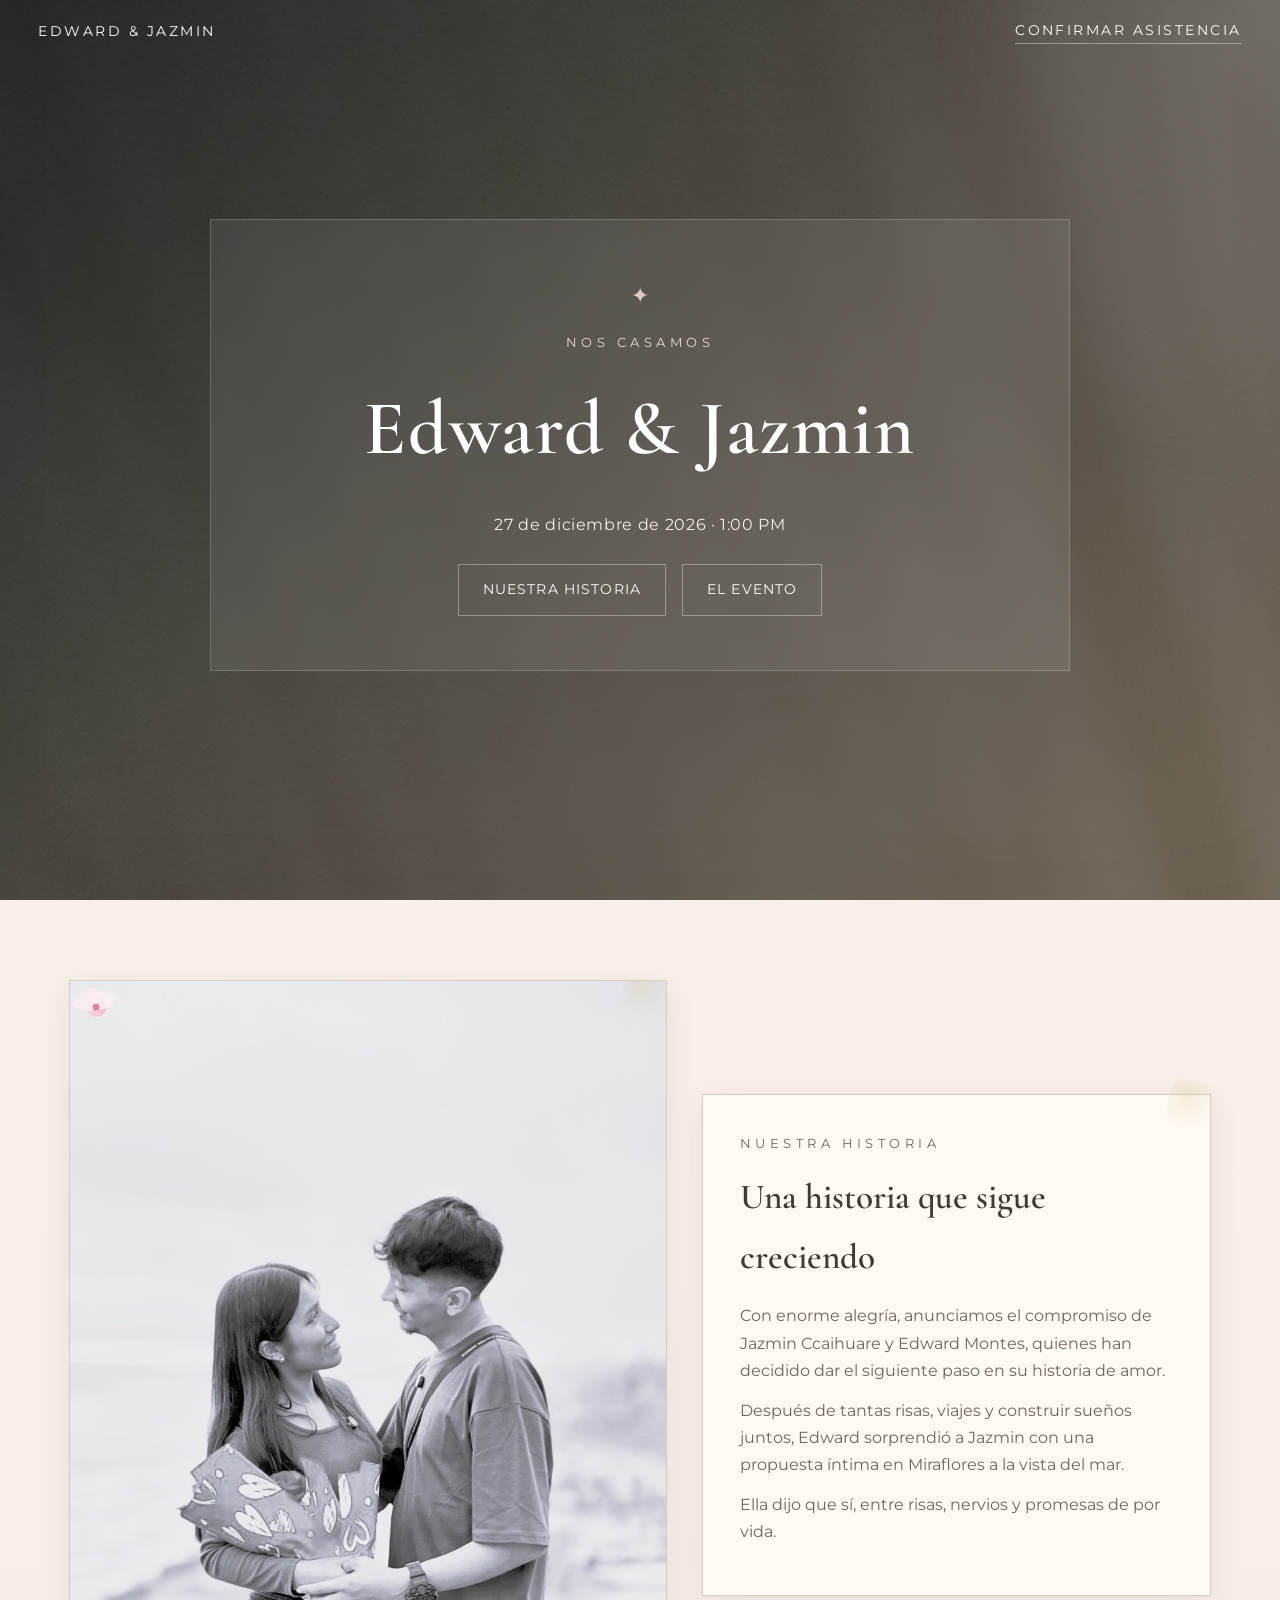
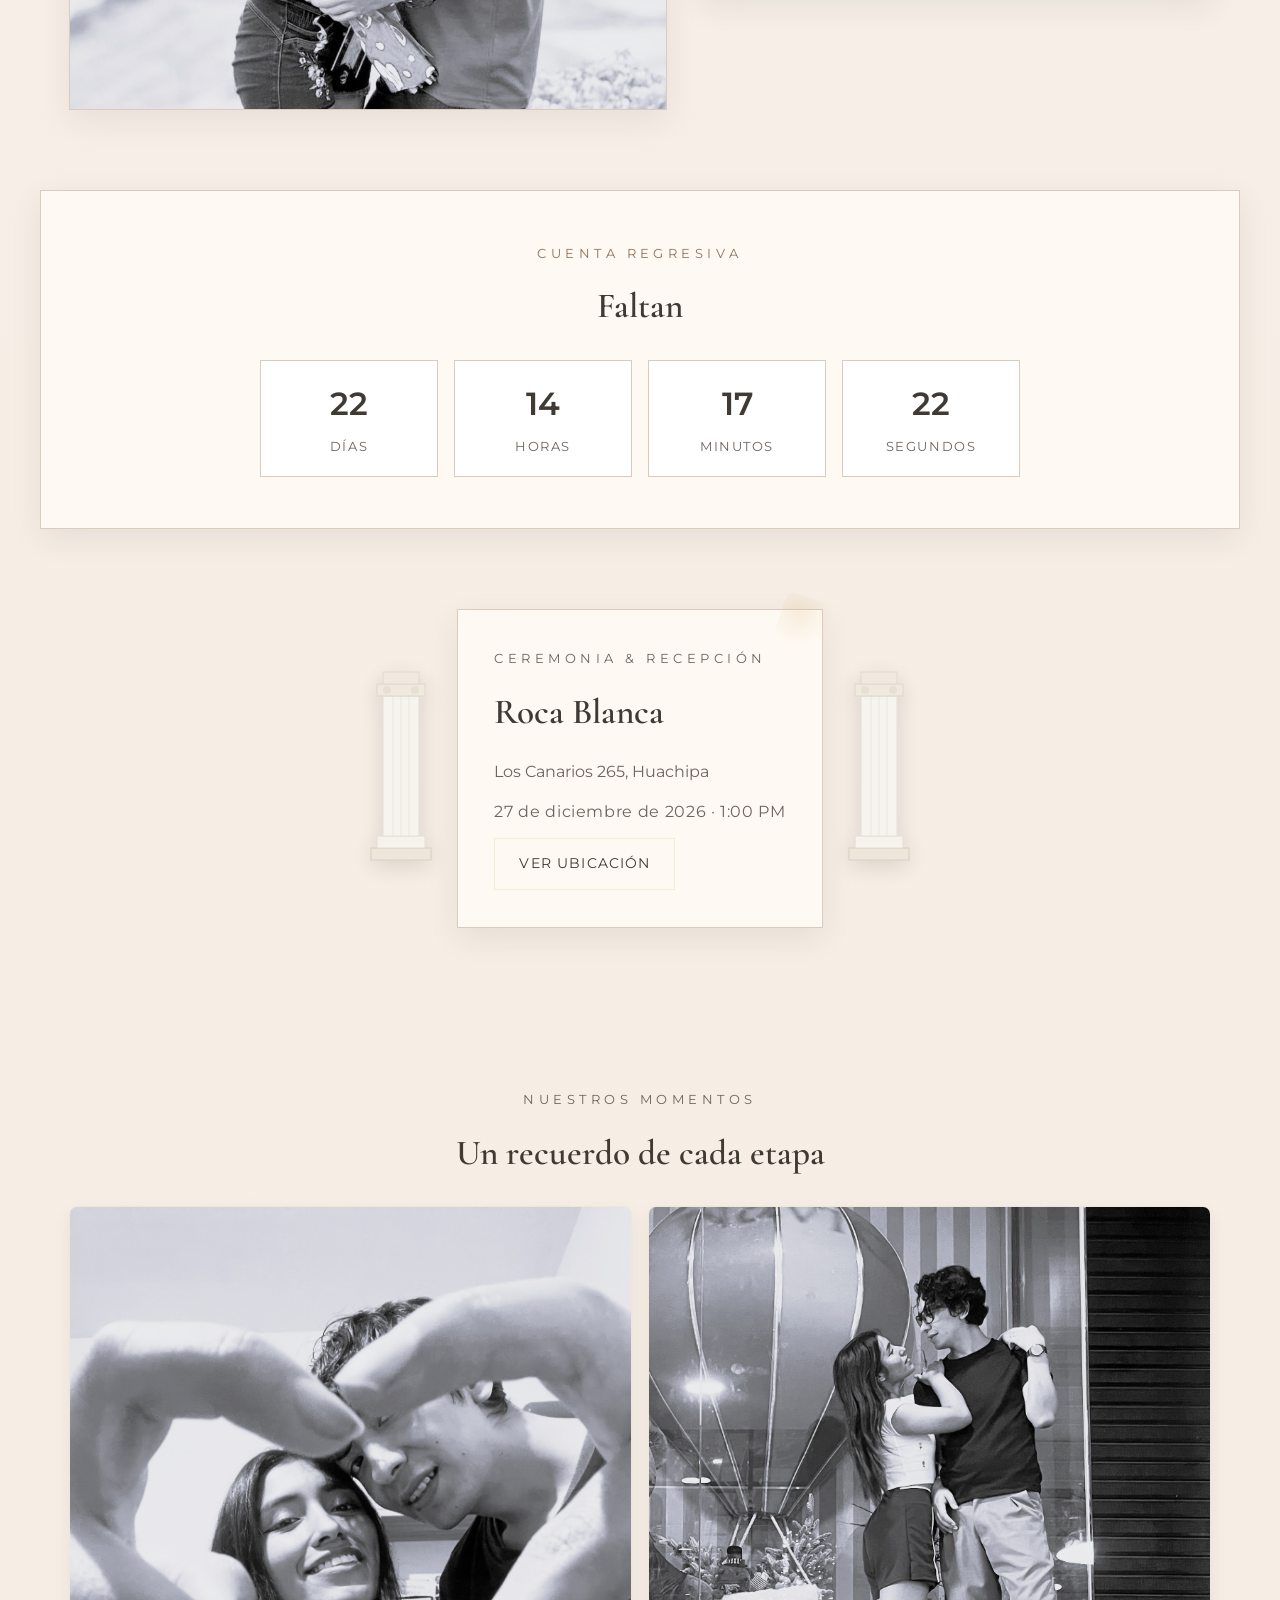
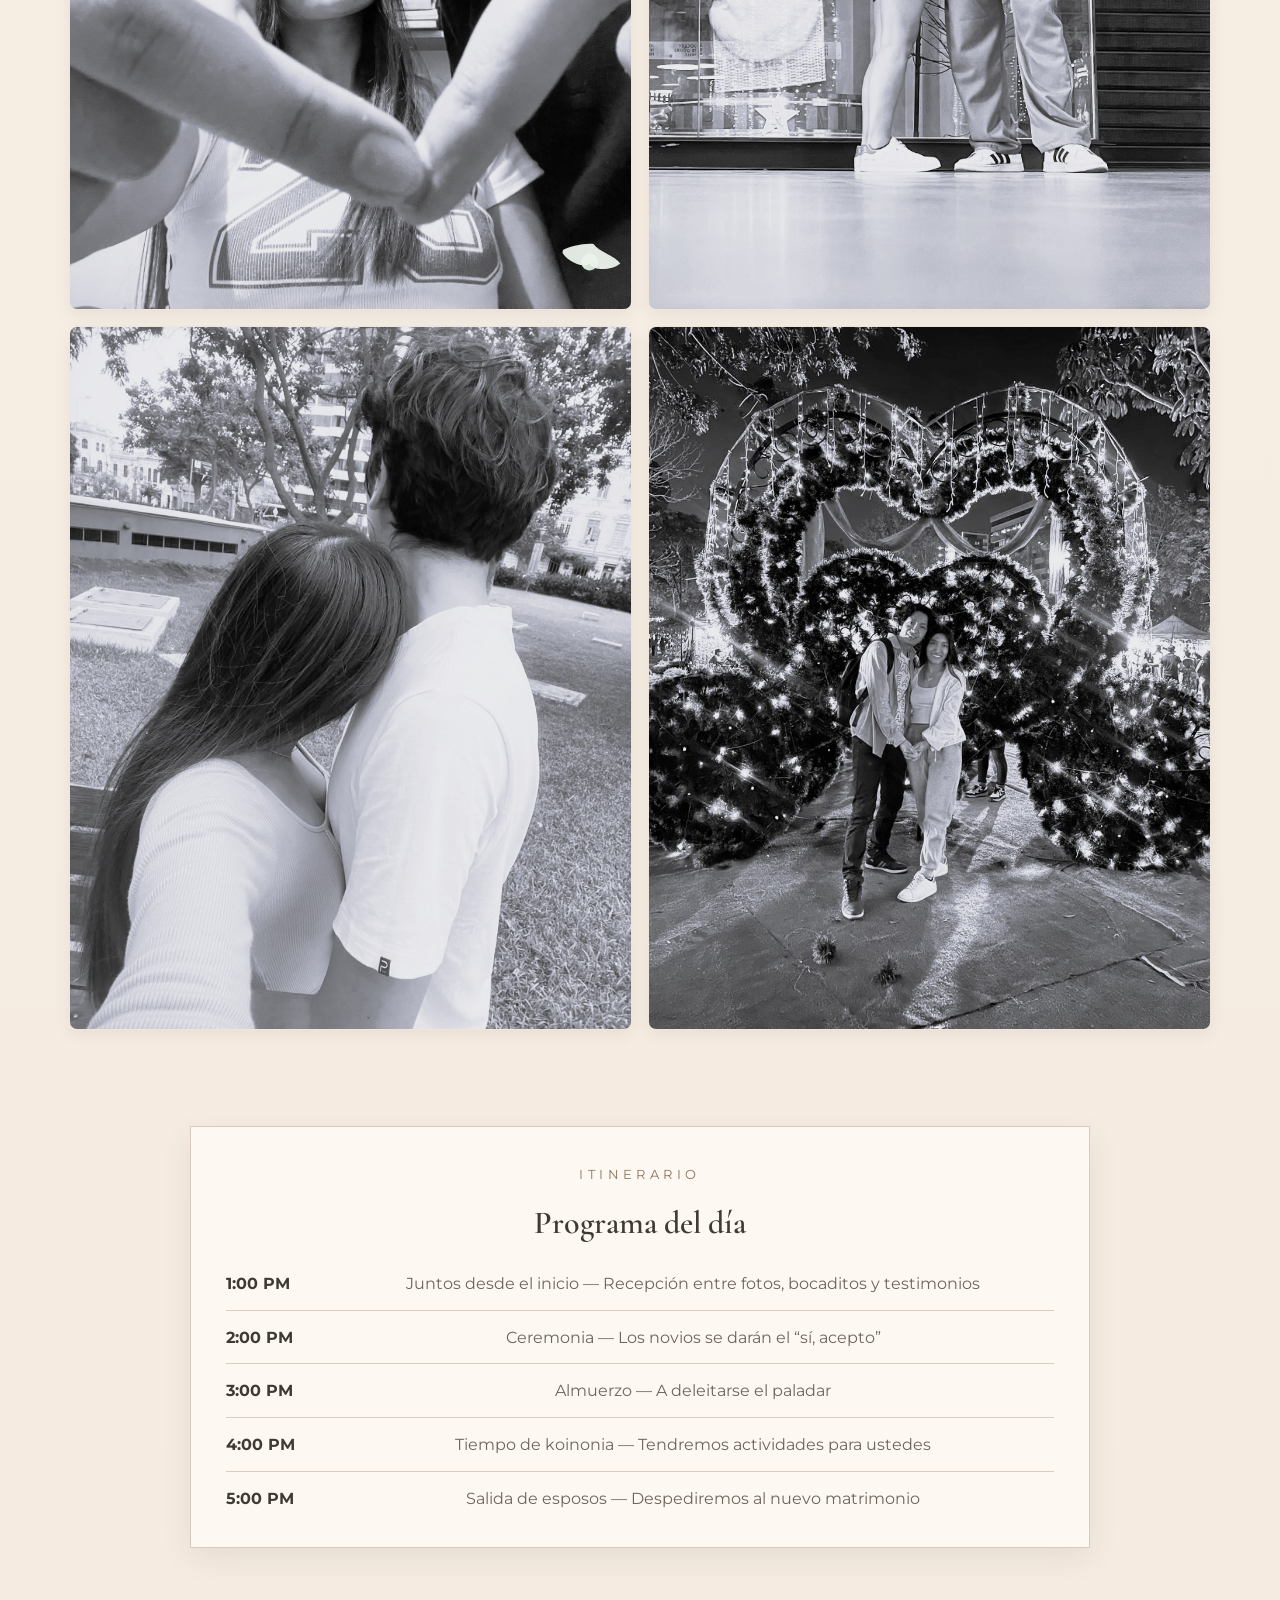
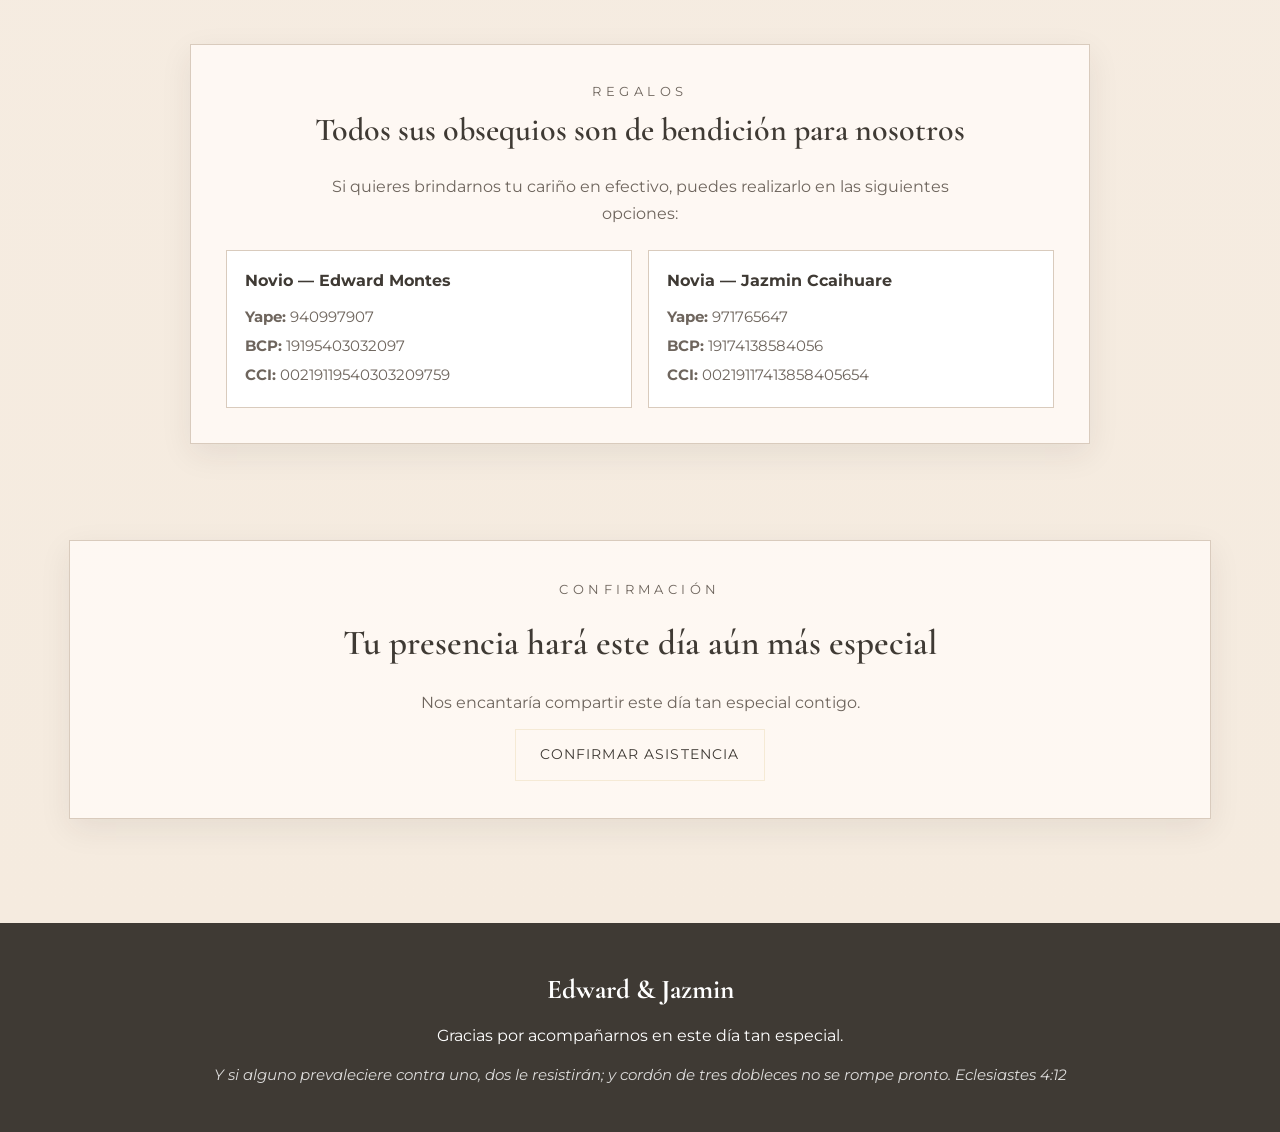
<file: index.html>
<!DOCTYPE html>
<html lang="es">
<head>
  <meta charset="UTF-8">
  <meta name="viewport" content="width=device-width, initial-scale=1.0">
  <meta name="theme-color" content="#3f3a34">
  <title>Edward & Jazmin | Nuestra Boda</title>
  <link rel="preconnect" href="https://fonts.googleapis.com">
  <link href="https://fonts.googleapis.com/css2?family=Cormorant+Garamond:wght@300;400;600&family=Montserrat:wght@300;400;500&display=swap" rel="stylesheet">
  <link rel="stylesheet" href="css/styles.css">

  <!-- Decoración estilo ChungDoi: fondo degradado, textura sutil y motivos SVG dorados -->
  <style>
    /* Background + texture */
    html,body{height:100%;}
    body{
      background: linear-gradient(180deg, #fbfaf8 0%, #f3eee8 45%, #efe8df 100%);
      font-family: 'Montserrat', system-ui, -apple-system, 'Segoe UI', Roboto, 'Helvetica Neue', Arial;
      color: #2b2b2b;
      position:relative;
      overflow-x:hidden;
    }

    /* SVG motif layer (golden floral/leaf pattern) */
    .page-motif{
      position:fixed;
      inset:0;
      width:100%;
      height:100%;
      pointer-events:none;
      z-index:0;
      opacity:0.12; /* suave */
      mix-blend-mode:screen;
    }

    /* Ensure main content sits above motif */
    header, main, footer{position:relative; z-index:1}

    /* Accent line like foil */
    .hero::after{
      content:"";
      position:absolute;
      left:50%;
      transform:translateX(-50%);
      bottom:-18px;
      width:220px;
      height:6px;
      border-radius:6px;
      background: linear-gradient(90deg, #d6b56c, #f0e6cf 60%);
      box-shadow:0 2px 6px rgba(214,181,108,0.12);
      opacity:0.95;
    }

    /* Slight vignette to mimic invitation card depth */
    .hero{box-shadow:inset 0 -40px 80px rgba(0,0,0,0.03)}

    /* Small ornamental corner for cards */
    .media-card, .text-card, .rsvp-card, .gifts-card, .itinerary-card{position:relative}
    .media-card::before, .text-card::before{
      content:'';
      position:absolute;
      top:-12px; right:-12px;
      width:56px; height:56px;
      background: radial-gradient(circle at 30% 30%, rgba(214,181,108,0.18), rgba(214,181,108,0.06) 40%, transparent 60%);
      transform:rotate(18deg);
      border-radius:8px;
      pointer-events:none;
    }

    /* Gallery images slight frame */
    .gallery-grid img{border-radius:8px; box-shadow: 0 6px 18px rgba(22,18,10,0.06); border: 1px solid rgba(0,0,0,0.03)}

    /* Buttons with subtle gold outline option */
    .btn.btn-dark{border:1px solid rgba(214,181,108,0.22)}

    /* Floral stickers inside content */
    .flower-sticker{width:84px;height:84px;position:absolute;opacity:0.95;pointer-events:none}
    .flower-top-left{top:-10px;left:-10px;transform:rotate(-8deg)}
    .flower-bottom-right{bottom:-10px;right:-10px;transform:rotate(12deg)}

    /* Greek columns flanking the ceremony section */
    #evento{position:relative;overflow:visible}
    .columns-wrap{position:relative;display:flex;align-items:center;justify-content:center}
    .greek-column{
      width:72px; max-width:72px; height:240px; flex:0 0 72px; display:block;
      opacity:0.95; filter:drop-shadow(0 6px 12px rgba(0,0,0,0.12));
    }
    .column-left{margin-right:20px}
    .column-right{margin-left:20px}

    /* Make sure columns collapse on small screens */
    @media (max-width:840px){
      .columns-wrap{flex-direction:column}
      .greek-column{width:56px;height:192px;margin:12px 0}
    }

    @media (max-width:800px){
      .page-motif{opacity:0.08}
      .flower-sticker{display:none}
    }
  </style>
</head>
<body>
  <!-- Decorative SVG layer: repeating floral/leaf motifs and a central emblem -->
  <svg class="page-motif" xmlns="http://www.w3.org/2000/svg" viewBox="0 0 1200 800" preserveAspectRatio="xMidYMid slice" aria-hidden="true">
    <defs>
      <linearGradient id="goldGrad" x1="0" x2="1">
        <stop offset="0%" stop-color="#d6b56c" />
        <stop offset="100%" stop-color="#f3e9c8" />
      </linearGradient>
      <g id="leaf">
        <path d="M2 18 C10 4, 42 2, 56 12 C48 20,12 28,2 18 Z" fill="url(#goldGrad)" opacity="0.95" />
      </g>
      <g id="floral">
        <circle cx="20" cy="20" r="6" fill="#efe3c9" opacity="0.9" />
        <circle cx="34" cy="14" r="3" fill="#d6b56c" />
        <path d="M10 28 C18 36, 38 36, 46 28" stroke="#e7d9b6" stroke-width="2" fill="none" opacity="0.9" />
      </g>
      <symbol id="emblem" viewBox="0 0 120 120">
        <circle cx="60" cy="60" r="58" fill="none" stroke="url(#goldGrad)" stroke-width="3" opacity="0.95" />
        <text x="50%" y="52%" dominant-baseline="middle" text-anchor="middle" font-family="'Cormorant Garamond', serif" font-size="36" fill="#d6b56c">✦</text>
      </symbol>
    </defs>

    <!-- tiled motifs top-left and bottom-right -->
    <use href="#leaf" x="40" y="40" transform="scale(3) rotate(-10)" />
    <use href="#leaf" x="280" y="60" transform="scale(2.6) rotate(12)" />
    <use href="#leaf" x="960" y="620" transform="scale(3.2) rotate(6)" />
    <use href="#floral" x="760" y="120" transform="scale(6) rotate(-6)" />

    <!-- soft repeated pattern (low opacity) -->
    <g opacity="0.06" fill="#000">
      <use href="#leaf" x="120" y="260" transform="scale(8) rotate(20)" />
      <use href="#leaf" x="420" y="80" transform="scale(6) rotate(-40)" />
      <use href="#leaf" x="840" y="220" transform="scale(7) rotate(14)" />
      <use href="#leaf" x="980" y="40" transform="scale(4) rotate(4)" />
    </g>

    <!-- central emblem at top center -->
    <use href="#emblem" x="540" y="28" width="120" height="120" opacity="0.9" />
  </svg>

  <header class="hero">
    <nav class="top-nav">
      <span>Edward & Jazmin</span>
      <a href="#asistencia">Confirmar asistencia</a>
    </nav>

    <!-- Decorative motif (simple inline SVG so no extra asset required) -->
    <div class="hero-content">
      <svg width="140" height="40" viewBox="0 0 140 40" aria-hidden="true" style="display:block;margin:0 auto 1rem;opacity:0.95;">
        <defs>
          <linearGradient id="g" x1="0" x2="1">
            <stop offset="0%" stop-color="#e9ddd0" />
            <stop offset="100%" stop-color="#d9cbbd" />
          </linearGradient>
        </defs>
        <text x="50%" y="60%" dominant-baseline="middle" text-anchor="middle" font-family="'Cormorant Garamond', serif" font-size="22" fill="url(#g)">✦</text>
      </svg>

      <p class="eyebrow">Nos casamos</p>
      <h1><span class="name">Edward</span> <span class="amp">&amp;</span> <span class="name">Jazmin</span></h1>
      <p class="date">27 de diciembre de 2026 · 1:00 PM</p>
      <div class="hero-actions">
        <a href="#historia" class="btn">Nuestra historia</a>
        <a href="#evento" class="btn btn-secondary">El evento</a>
      </div>
    </div>
  </header>

  <main>
    <section id="historia" class="section split-section">
      <div class="media-card">
        <img src="images/reference/PORTADA.jpeg" alt="Foto de portada">
        <!-- small flower sticker on media card -->
        <svg class="flower-sticker flower-top-left" viewBox="0 0 100 100" xmlns="http://www.w3.org/2000/svg" aria-hidden="true">
          <defs>
            <linearGradient id="f1" x1="0" x2="1"><stop offset="0%" stop-color="#f8d7e0"/><stop offset="100%" stop-color="#f2b6c9"/></linearGradient>
          </defs>
          <g transform="translate(8,6)">
            <circle cx="36" cy="36" r="12" fill="url(#f1)" />
            <path d="M36 12 C44 20,56 20,64 28 C56 38,44 44,36 36 C28 44,16 38,8 28 C16 20,28 12,36 12 Z" fill="#fbeef4" opacity="0.9"/>
            <circle cx="36" cy="36" r="4" fill="#e07a9a" />
          </g>
        </svg>
      </div>
      <div class="text-card">
        <p class="section-kicker">Nuestra historia</p>
        <h2>Una historia que sigue creciendo</h2>
        <p>
          Con enorme alegría, anunciamos el compromiso de Jazmin Ccaihuare y Edward Montes,
          quienes han decidido dar el siguiente paso en su historia de amor.
        </p>
        <p>
          Después de tantas risas, viajes y construir sueños juntos, Edward sorprendió a Jazmin con una propuesta íntima en Miraflores a la vista del mar.
        </p>
        <p>
          Ella dijo que sí, entre risas, nervios y promesas de por vida.
        </p>
      </div>
    </section>

    <section class="countdown-section">
      <p class="section-kicker">Cuenta regresiva</p>
      <h2>Faltan</h2>
      <div class="countdown">
        <div>
          <span id="days">0</span>
          <small>Días</small>
        </div>
        <div>
          <span id="hours">0</span>
          <small>Horas</small>
        </div>
        <div>
          <span id="minutes">0</span>
          <small>Minutos</small>
        </div>
        <div>
          <span id="seconds">0</span>
          <small>Segundos</small>
        </div>
      </div>
    </section>

    <section id="evento" class="section split-section reverse">
      <!-- Greek columns on sides + central content -->
      <div class="columns-wrap">
        <!-- left column (SVG) -->
        <svg class="greek-column column-left" viewBox="0 0 72 240" xmlns="http://www.w3.org/2000/svg" aria-hidden="true">
          <!-- base -->
          <rect x="6" y="200" width="60" height="12" fill="#efe6db" stroke="#d6cdbf" stroke-width="1"/>
          <rect x="12" y="188" width="48" height="12" fill="#f7f3ee" stroke="#e6dccf" stroke-width="1"/>
          <!-- shaft with flutes -->
          <rect x="18" y="48" width="36" height="140" fill="#f7f5f0" stroke="#e5dfd6" stroke-width="1"/>
          <g stroke="#e1d9cf" stroke-width="1" opacity="0.55">
            <path d="M28 48 v140" />
            <path d="M36 48 v140" />
            <path d="M44 48 v140" />
          </g>
          <!-- capital simple ionic/volute hint -->
          <rect x="12" y="36" width="48" height="12" fill="#efe9e0" stroke="#e0d6c9"/>
          <circle cx="22" cy="42" r="4" fill="#e6d9c9" opacity="0.7"/>
          <circle cx="50" cy="42" r="4" fill="#e6d9c9" opacity="0.7"/>
          <rect x="18" y="24" width="36" height="12" fill="#f0e9df" stroke="#e2d9cc"/>
        </svg>

        <div class="text-card" style="max-width:560px;">
          <p class="section-kicker">Ceremonia &amp; recepción</p>
          <h2>Roca Blanca</h2>
          <p>Los Canarios 265, Huachipa</p>
          <p class="event-time">27 de diciembre de 2026 · 1:00 PM</p>
          <a class="btn btn-dark" target="_blank" href="https://www.google.com/maps/search/ROCA+BLANCA/@-12.0173293,-76.9445462,9z?entry=s&sa=X&ved=1t%3A199789">Ver ubicación</a>
        </div>

        <!-- right column (SVG mirrored) -->
        <svg class="greek-column column-right" viewBox="0 0 72 240" xmlns="http://www.w3.org/2000/svg" aria-hidden="true">
          <g transform="scale(-1,1) translate(-72,0)">
            <rect x="6" y="200" width="60" height="12" fill="#efe6db" stroke="#d6cdbf" stroke-width="1"/>
            <rect x="12" y="188" width="48" height="12" fill="#f7f3ee" stroke="#e6dccf" stroke-width="1"/>
            <rect x="18" y="48" width="36" height="140" fill="#f7f5f0" stroke="#e5dfd6" stroke-width="1"/>
            <g stroke="#e1d9cf" stroke-width="1" opacity="0.55">
              <path d="M28 48 v140" />
              <path d="M36 48 v140" />
              <path d="M44 48 v140" />
            </g>
            <rect x="12" y="36" width="48" height="12" fill="#efe9e0" stroke="#e0d6c9"/>
            <circle cx="22" cy="42" r="4" fill="#e6d9c9" opacity="0.7"/>
            <circle cx="50" cy="42" r="4" fill="#e6d9c9" opacity="0.7"/>
            <rect x="18" y="24" width="36" height="12" fill="#f0e9df" stroke="#e2d9cc"/>
          </g>
        </svg>
      </div>
    </section>

    <section class="gallery">
      <p class="section-kicker">Nuestros momentos</p>
      <h2>Un recuerdo de cada etapa</h2>
      <div class="gallery-grid">
        <figure style="position:relative;display:inline-block">
          <img src="images/reference/PAREJA 1.jpeg" alt="Pareja 1">
          <svg class="flower-sticker flower-bottom-right" viewBox="0 0 100 100" xmlns="http://www.w3.org/2000/svg" aria-hidden="true">
            <defs><linearGradient id="f2" x1="0" x2="1"><stop offset="0%" stop-color="#eaf7e9"/><stop offset="100%" stop-color="#cfe9d5"/></linearGradient></defs>
            <g transform="translate(6,6)">
              <circle cx="28" cy="28" r="10" fill="url(#f2)" />
              <path d="M28 6 C36 14,56 14,64 22 C56 32,36 38,28 30 C20 38,0 32,-8 22 C0 14,20 6,28 6 Z" fill="#f7fff8" opacity="0.95"/>
            </g>
          </svg>
        </figure>
        <img src="images/reference/PAREJA 2.jpeg" alt="Pareja 2">
        <img src="images/reference/PAREJA 3.jpeg" alt="Pareja 3">
        <img src="images/reference/PAREJA 4.jpeg" alt="Pareja 4">
      </div>
    </section>

    <section class="section itinerary-section">
      <div class="itinerary-card">
        <p class="section-kicker">Itinerario</p>
        <h2>Programa del día</h2>
        <div class="itinerary-list">
          <div class="itinerary-item">
            <span class="time">1:00 PM</span>
            <p>Juntos desde el inicio — Recepción entre fotos, bocaditos y testimonios</p>
          </div>
          <div class="itinerary-item">
            <span class="time">2:00 PM</span>
            <p>Ceremonia — Los novios se darán el “sí, acepto”</p>
          </div>
          <div class="itinerary-item">
            <span class="time">3:00 PM</span>
            <p>Almuerzo — A deleitarse el paladar</p>
          </div>
          <div class="itinerary-item">
            <span class="time">4:00 PM</span>
            <p>Tiempo de koinonia — Tendremos actividades para ustedes</p>
          </div>
          <div class="itinerary-item">
            <span class="time">5:00 PM</span>
            <p>Salida de esposos — Despediremos al nuevo matrimonio</p>
          </div>
        </div>
      </div>
    </section>

    <section class="section gifts-section">
      <div class="gifts-card">
        <p class="section-kicker">Regalos</p>
        <h2>Todos sus obsequios son de bendición para nosotros</h2>
        <p>
          Si quieres brindarnos tu cariño en efectivo, puedes realizarlo en las siguientes opciones:
        </p>
        <div class="gift-details">
          <div class="gift-person">
            <h3>Novio — Edward Montes</h3>
            <p><strong>Yape:</strong> 940997907</p>
            <p><strong>BCP:</strong> 19195403032097</p>
            <p><strong>CCI:</strong> 00219119540303209759</p>
          </div>
          <div class="gift-person">
            <h3>Novia — Jazmin Ccaihuare</h3>
            <p><strong>Yape:</strong> 971765647</p>
            <p><strong>BCP:</strong> 19174138584056</p>
            <p><strong>CCI:</strong> 00219117413858405654</p>
          </div>
        </div>
      </div>
    </section>

    <section id="asistencia" class="rsvp">
      <div class="rsvp-card">
        <p class="section-kicker">Confirmación</p>
        <h2>Tu presencia hará este día aún más especial</h2>
        <p>Nos encantaría compartir este día tan especial contigo.</p>
        <a target="_blank" href="https://forms.gle/KwLBrvTzNXSWGQqh7" class="btn btn-dark">Confirmar asistencia</a>
      </div>
    </section>

    <div class="music-player" aria-hidden="true">
      <iframe class="background-music-iframe" src="https://www.youtube.com/embed/hNVqvkx8RD4?autoplay=1&loop=1&playlist=hNVqvkx8RD4&controls=0&rel=0&modestbranding=1&playsinline=1" title="Música de fondo" frameborder="0" allow="autoplay; encrypted-media" allowfullscreen style="width:1px;min-width:100%;height:60px;opacity:0.02"></iframe>
    </div>
  </main>

  <footer>
    <h2>Edward &amp; Jazmin</h2>
    <p>Gracias por acompañarnos en este día tan especial.</p>
    <p class="footer-quote">Y si alguno prevaleciere contra uno, dos le resistirán; y cordón de tres dobleces no se rompe pronto. Eclesiastes 4:12</p>
  </footer>

  <script src="js/app.js"></script>
</body>
</html>
</file>
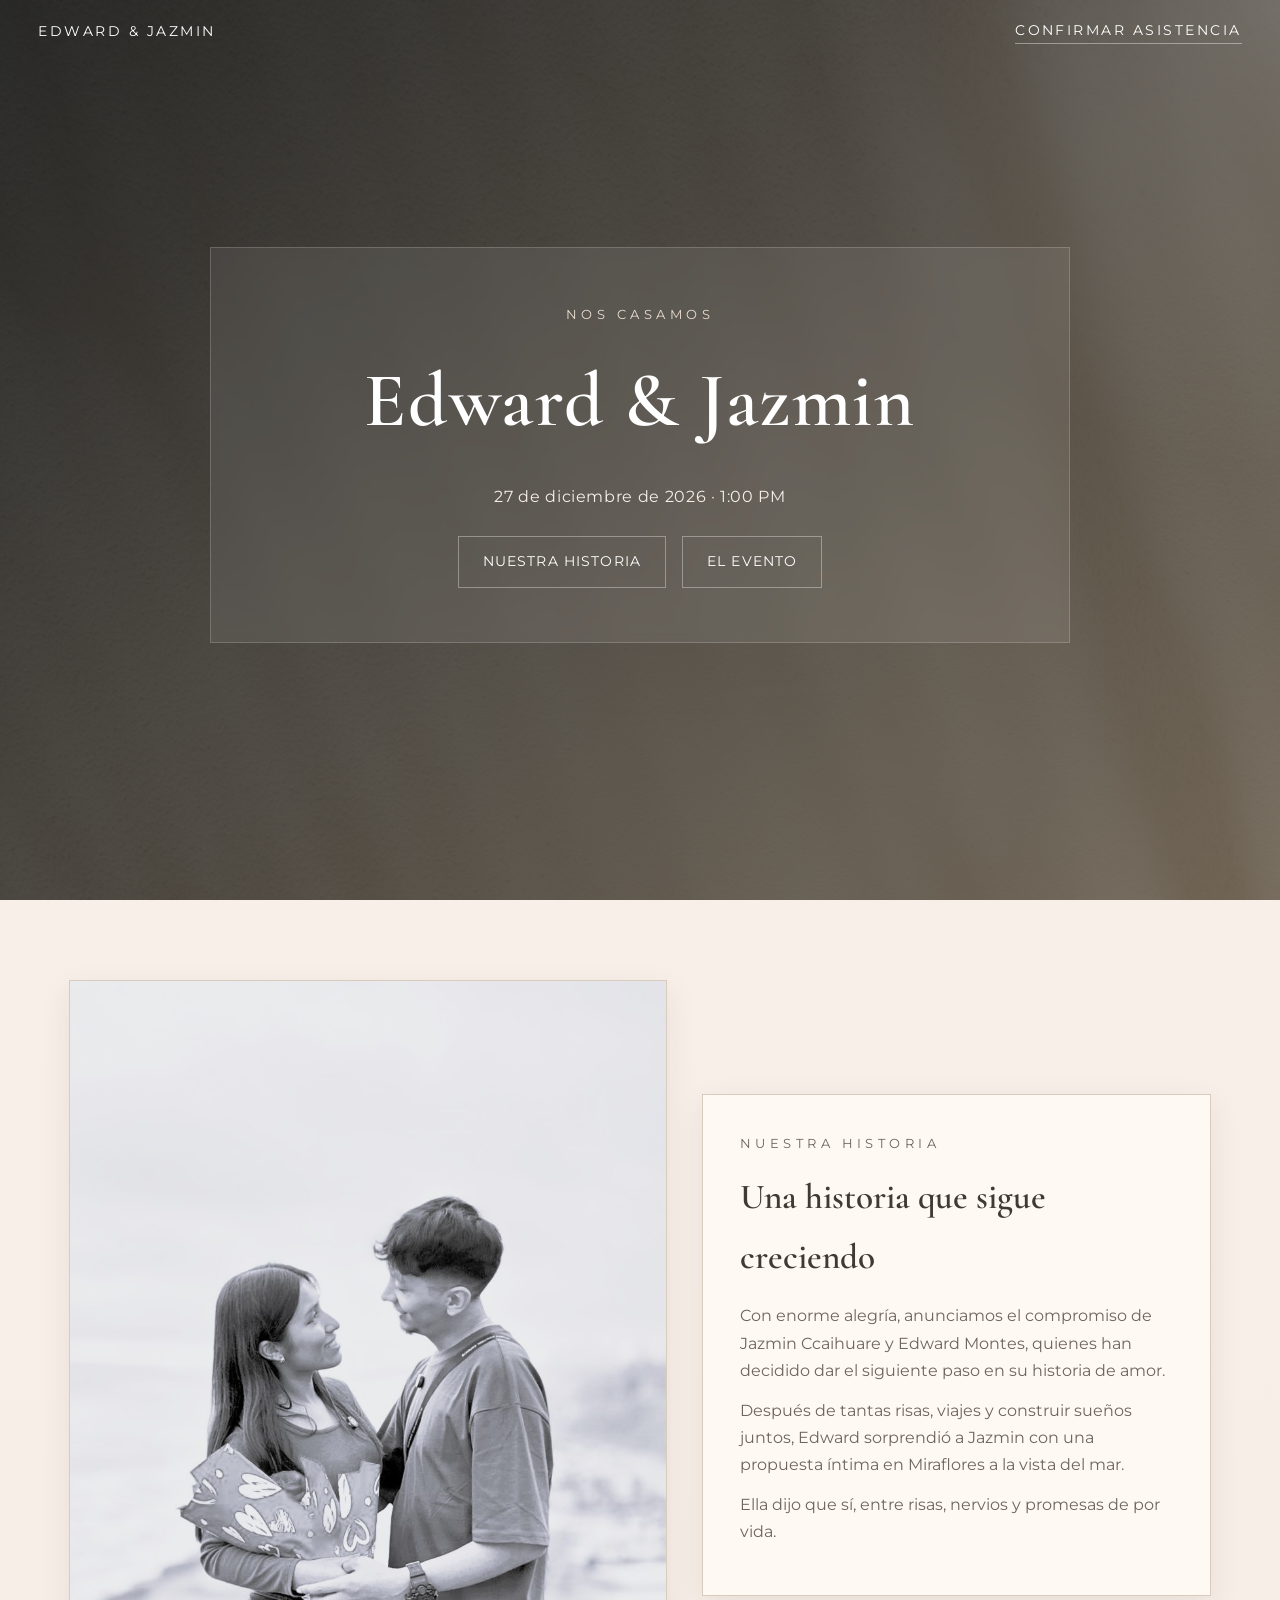
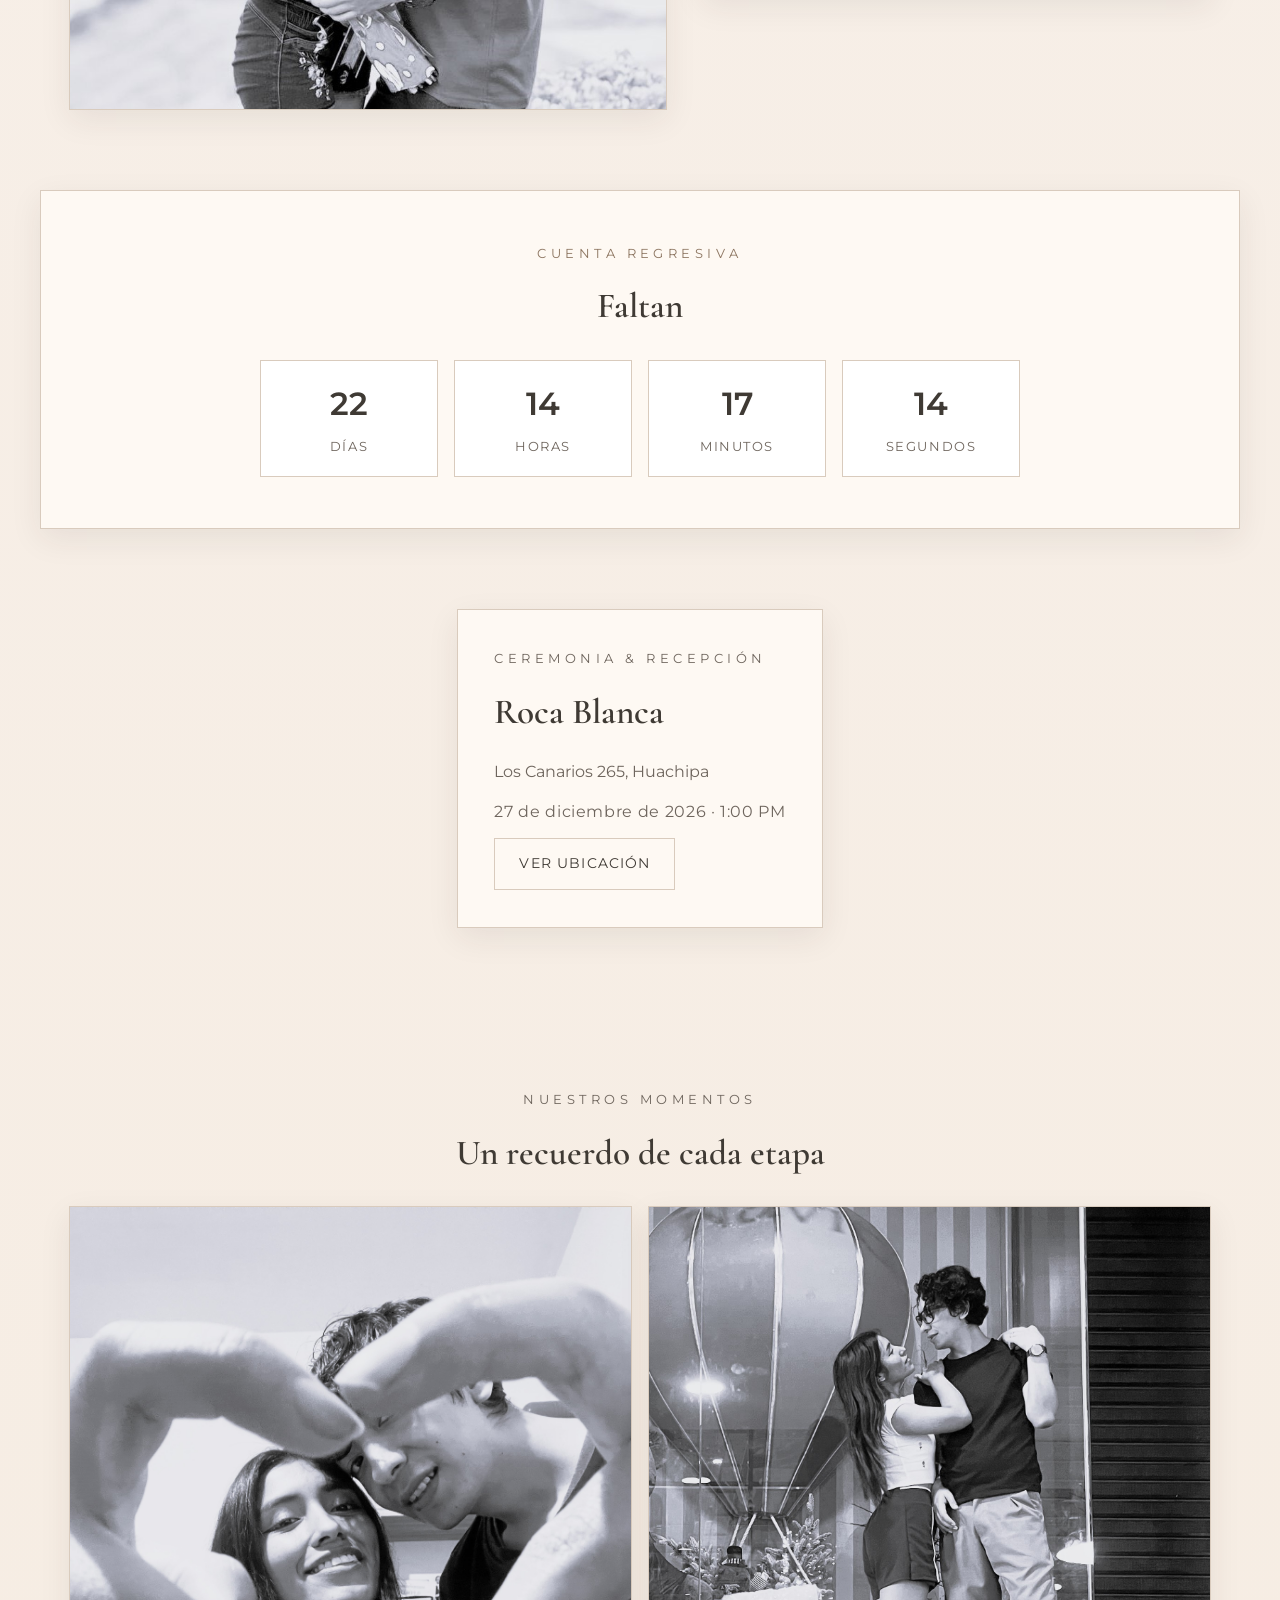
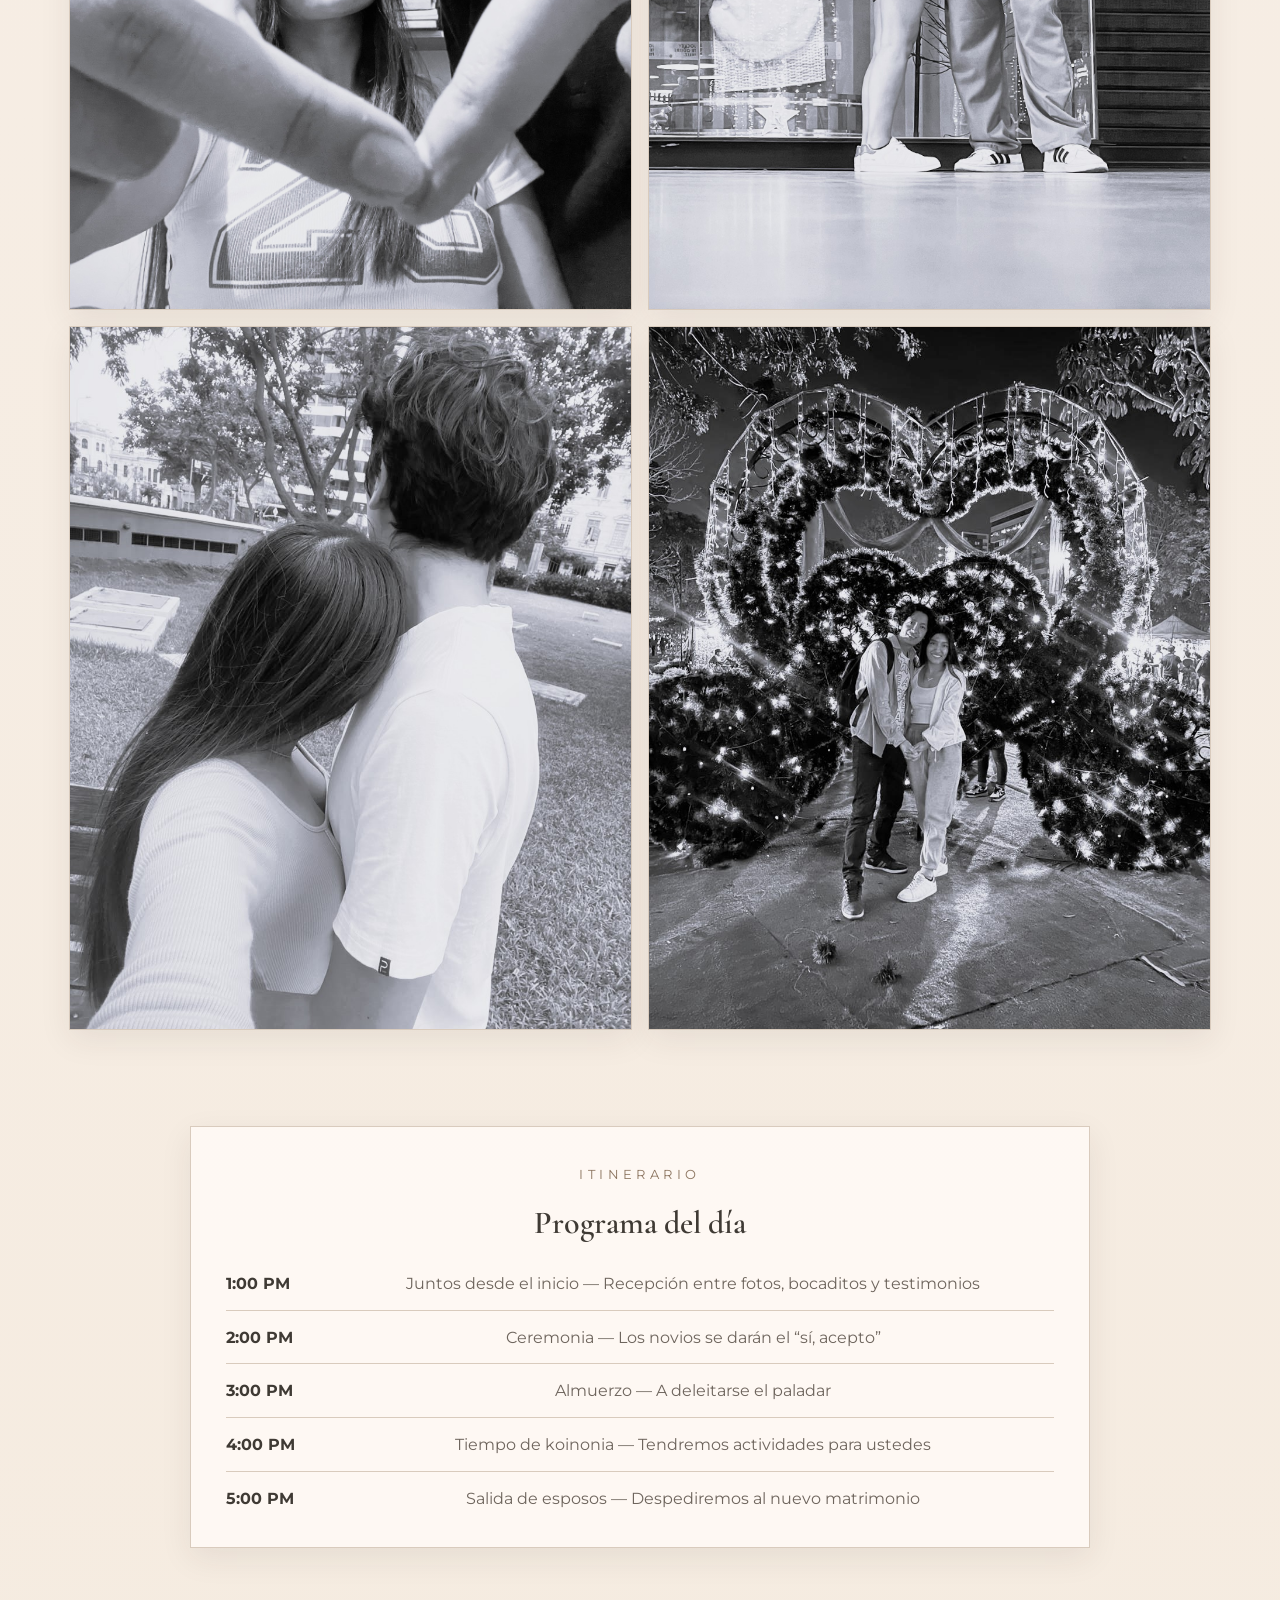
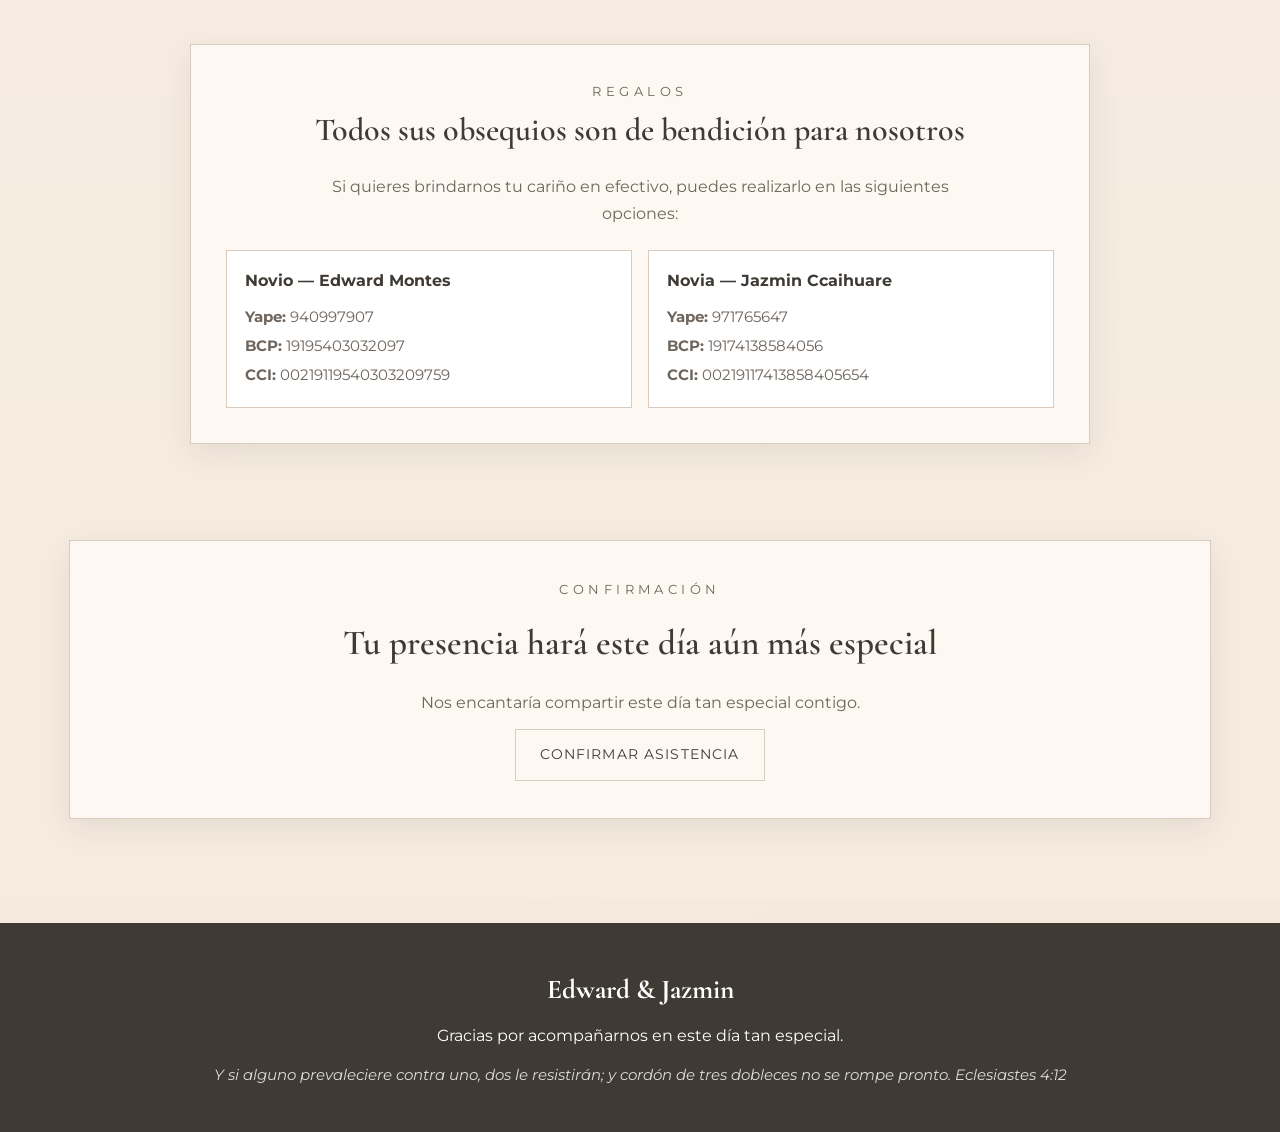
<file: docs/index.html>
<!DOCTYPE html>
<html lang="es">
<head>
  <meta charset="UTF-8">
  <meta name="viewport" content="width=device-width, initial-scale=1.0">
  <title>Edward & Jazmin | Nuestra Boda</title>
  <link rel="preconnect" href="https://fonts.googleapis.com">
  <link href="https://fonts.googleapis.com/css2?family=Cormorant+Garamond:wght@300;400;600&family=Montserrat:wght@300;400;500&display=swap" rel="stylesheet">
  <link rel="stylesheet" href="css/styles.css">
</head>
<body>
  <header class="hero">
    <nav class="top-nav">
      <span>Edward & Jazmin</span>
      <a href="#asistencia">Confirmar asistencia</a>
    </nav>

    <div class="hero-content">
      <p class="eyebrow">Nos casamos</p>
      <h1>Edward &amp; Jazmin</h1>
      <p class="date">27 de diciembre de 2026 · 1:00 PM</p>
      <div class="hero-actions">
        <a href="#historia" class="btn">Nuestra historia</a>
        <a href="#evento" class="btn btn-secondary">El evento</a>
      </div>
    </div>
  </header>

  <main>
    <section id="historia" class="section split-section">
      <div class="media-card">
        <img src="images/reference/PORTADA.jpeg" alt="Foto de portada">
      </div>
      <div class="text-card">
        <p class="section-kicker">Nuestra historia</p>
        <h2>Una historia que sigue creciendo</h2>
        <p>
          Con enorme alegría, anunciamos el compromiso de Jazmin Ccaihuare y Edward Montes,
          quienes han decidido dar el siguiente paso en su historia de amor.
        </p>
        <p>
          Después de tantas risas, viajes y construir sueños juntos, Edward sorprendió a Jazmin con una propuesta íntima en Miraflores a la vista del mar.
        </p>
        <p>
          Ella dijo que sí, entre risas, nervios y promesas de por vida.
        </p>
      </div>
    </section>

    <section class="countdown-section">
      <p class="section-kicker">Cuenta regresiva</p>
      <h2>Faltan</h2>
      <div class="countdown">
        <div>
          <span id="days">0</span>
          <small>Días</small>
        </div>
        <div>
          <span id="hours">0</span>
          <small>Horas</small>
        </div>
        <div>
          <span id="minutes">0</span>
          <small>Minutos</small>
        </div>
        <div>
          <span id="seconds">0</span>
          <small>Segundos</small>
        </div>
      </div>
    </section>

    <section id="evento" class="section split-section reverse">
      <div class="text-card">
        <p class="section-kicker">Ceremonia &amp; recepción</p>
        <h2>Roca Blanca</h2>
        <p>Los Canarios 265, Huachipa</p>
        <p class="event-time">27 de diciembre de 2026 · 1:00 PM</p>
        <a class="btn btn-dark" target="_blank" href="https://www.google.com/maps/search/ROCA+BLANCA/@-12.0173293,-76.9445462,9z?entry=s&sa=X&ved=1t%3A199789">Ver ubicación</a>
      </div>
    </section>

    <section class="gallery">
      <p class="section-kicker">Nuestros momentos</p>
      <h2>Un recuerdo de cada etapa</h2>
      <div class="gallery-grid">
        <img src="images/reference/PAREJA 1.jpeg" alt="Pareja 1">
        <img src="images/reference/PAREJA 2.jpeg" alt="Pareja 2">
        <img src="images/reference/PAREJA 3.jpeg" alt="Pareja 3">
        <img src="images/reference/PAREJA 4.jpeg" alt="Pareja 4">
      </div>
    </section>

    <section class="section itinerary-section">
      <div class="itinerary-card">
        <p class="section-kicker">Itinerario</p>
        <h2>Programa del día</h2>
        <div class="itinerary-list">
          <div class="itinerary-item">
            <span class="time">1:00 PM</span>
            <p>Juntos desde el inicio — Recepción entre fotos, bocaditos y testimonios</p>
          </div>
          <div class="itinerary-item">
            <span class="time">2:00 PM</span>
            <p>Ceremonia — Los novios se darán el “sí, acepto”</p>
          </div>
          <div class="itinerary-item">
            <span class="time">3:00 PM</span>
            <p>Almuerzo — A deleitarse el paladar</p>
          </div>
          <div class="itinerary-item">
            <span class="time">4:00 PM</span>
            <p>Tiempo de koinonia — Tendremos actividades para ustedes</p>
          </div>
          <div class="itinerary-item">
            <span class="time">5:00 PM</span>
            <p>Salida de esposos — Despediremos al nuevo matrimonio</p>
          </div>
        </div>
      </div>
    </section>

    <section class="section gifts-section">
      <div class="gifts-card">
        <p class="section-kicker">Regalos</p>
        <h2>Todos sus obsequios son de bendición para nosotros</h2>
        <p>
          Si quieres brindarnos tu cariño en efectivo, puedes realizarlo en las siguientes opciones:
        </p>
        <div class="gift-details">
          <div class="gift-person">
            <h3>Novio — Edward Montes</h3>
            <p><strong>Yape:</strong> 940997907</p>
            <p><strong>BCP:</strong> 19195403032097</p>
            <p><strong>CCI:</strong> 00219119540303209759</p>
          </div>
          <div class="gift-person">
            <h3>Novia — Jazmin Ccaihuare</h3>
            <p><strong>Yape:</strong> 971765647</p>
            <p><strong>BCP:</strong> 19174138584056</p>
            <p><strong>CCI:</strong> 00219117413858405654</p>
          </div>
        </div>
      </div>
    </section>

    <section id="asistencia" class="rsvp">
      <div class="rsvp-card">
        <p class="section-kicker">Confirmación</p>
        <h2>Tu presencia hará este día aún más especial</h2>
        <p>Nos encantaría compartir este día tan especial contigo.</p>
        <a target="_blank" href="https://forms.gle/KwLBrvTzNXSWGQqh7" class="btn btn-dark">Confirmar asistencia</a>
      </div>
    </section>

    <div class="music-player" aria-hidden="true">
      <iframe class="background-music-iframe" src="https://www.youtube.com/embed/hNVqvkx8RD4?autoplay=1&loop=1&playlist=hNVqvkx8RD4&controls=0&rel=0&modestbranding=1&playsinline=1" title="Música de fondo" allow="autoplay; encrypted-media" loading="eager" style="position:absolute;width:1px;height:1px;left:-9999px;opacity:0;pointer-events:none;"></iframe>
    </div>
  </main>

  <footer>
    <h2>Edward &amp; Jazmin</h2>
    <p>Gracias por acompañarnos en este día tan especial.</p>
    <p class="footer-quote">Y si alguno prevaleciere contra uno, dos le resistirán; y cordón de tres dobleces no se rompe pronto. Eclesiastes 4:12</p>
  </footer>

  <script src="js/app.js"></script>
</body>
</html>
</file>
<file: css/styles.css>
:root {
  --bg: #f7efe8;
  --paper: #fcf8f2;
  --text: #2f2a24;
  --muted: #6e655d;
  --accent: #8c7560;
  --accent-2: #3f3a34;
  --line: #d9cbbd;
  --shadow: 0 10px 30px rgba(47, 42, 36, 0.08);
}

* {
  box-sizing: border-box;
  margin: 0;
  padding: 0;
}

html {
  scroll-behavior: smooth;
}

body {
  font-family: 'Montserrat', sans-serif;
  color: var(--text);
  background: linear-gradient(135deg, #f8efe8 0%, #f3e9db 100%);
  line-height: 1.7;
}

img {
  max-width: 100%;
  display: block;
}

.hero {
  min-height: 100vh;
  position: relative;
  display: flex;
  align-items: center;
  justify-content: center;
  padding: 2.4rem 1.8rem 3rem;
  background: linear-gradient(135deg, rgba(14, 14, 14, 0.85), rgba(87, 72, 55, 0.72)), url('../images/reference/image4.jpg') center/cover;
  color: #fff;
  text-align: center;
}

.hero::before {
  content: '';
  position: absolute;
  inset: 0;
  background: radial-gradient(circle at top right, rgba(255,255,255,0.16), transparent 30%);
}

.top-nav {
  position: absolute;
  top: 1.2rem;
  left: 0;
  width: 100%;
  display: flex;
  justify-content: space-between;
  align-items: center;
  padding: 0 2.4rem;
  z-index: 2;
  font-size: 0.86rem;
  letter-spacing: 0.18em;
  text-transform: uppercase;
}

.top-nav a {
  color: #fff;
  text-decoration: none;
  border-bottom: 1px solid rgba(255,255,255,0.4);
}

.hero-content {
  position: relative;
  z-index: 1;
  max-width: 860px;
  width: 100%;
  background: rgba(255,255,255,0.08);
  backdrop-filter: blur(4px);
  border: 1px solid rgba(255,255,255,0.18);
  padding: 3.4rem 2.2rem;
}

.eyebrow,
.section-kicker {
  font-size: 0.82rem;
  letter-spacing: 0.28rem;
  text-transform: uppercase;
  color: var(--accent);
  margin-bottom: 0.7rem;
}

.hero .eyebrow {
  color: #e9ddd0;
}

.hero h1 {
  font-family: 'Cormorant Garamond', serif;
  font-size: clamp(3rem, 6vw, 5rem);
  margin-bottom: 1rem;
  font-weight: 600;
  letter-spacing: 0.02em;
}

.date,
.event-time {
  font-size: 1rem;
  margin-bottom: 1.6rem;
  letter-spacing: 0.04em;
  color: #f5efe8;
}

.hero-actions {
  display: flex;
  justify-content: center;
  gap: 1rem;
  flex-wrap: wrap;
}

.btn {
  display: inline-block;
  padding: 0.8rem 1.5rem;
  border: 1px solid rgba(255,255,255,0.35);
  background: transparent;
  color: #fff;
  text-decoration: none;
  transition: all 0.2s ease;
  letter-spacing: 0.08em;
  text-transform: uppercase;
  font-size: 0.9rem;
}

.btn:hover {
  transform: translateY(-2px);
  background: rgba(255,255,255,0.14);
}

.btn-dark {
  color: var(--accent-2);
  border-color: var(--line);
}

.btn-dark:hover {
  background: var(--paper);
  color: var(--accent-2);
}

main {
  background: linear-gradient(180deg, #f7efe8 0%, #f5ebdf 100%);
}

.section,
.gallery,
.rsvp,
.countdown-section {
  max-width: 1200px;
  margin: 0 auto;
  padding: 5rem 1.8rem;
}

.split-section {
  display: grid;
  grid-template-columns: 1.08fr 0.92fr;
  gap: 2.2rem;
  align-items: center;
}

#evento {
  display: grid;
  grid-template-columns: 1fr;
  justify-items: center;
}

#evento .text-card {
  max-width: 760px;
}

.split-section.reverse {
  grid-template-columns: 0.95fr 1.05fr;
}

.media-card,
.text-card,
.rsvp-card,
.countdown-section {
  background: rgba(255, 250, 245, 0.92);
  border: 1px solid var(--line);
  box-shadow: var(--shadow);
}

.media-card {
  overflow: hidden;
}

.media-card img {
  width: 100%;
  height: 100%;
  min-height: 420px;
  object-fit: cover;
}

.text-card,
.rsvp-card {
  padding: 2.3rem;
  text-align: left;
}

.text-card h2,
.rsvp-card h2,
.gallery h2,
.countdown-section h2 {
  font-family: 'Cormorant Garamond', serif;
  font-size: 2.2rem;
  margin-bottom: 1rem;
  color: var(--accent-2);
  font-weight: 600;
}

.text-card p,
.rsvp-card p,
.gallery p {
  color: var(--muted);
  margin-bottom: 0.8rem;
}

.countdown-section {
  text-align: center;
  padding: 3.2rem 1.8rem;
}

.countdown {
  display: grid;
  grid-template-columns: repeat(4, minmax(100px, 1fr));
  gap: 1rem;
  max-width: 760px;
  margin: 1.5rem auto 0;
}

.countdown > div {
  background: #fff;
  padding: 1.05rem 0.7rem;
  border: 1px solid var(--line);
}

.countdown span {
  display: block;
  font-size: 2rem;
  font-weight: 600;
  color: var(--accent-2);
}

.countdown small {
  color: var(--muted);
  text-transform: uppercase;
  letter-spacing: 0.12em;
  font-size: 0.8rem;
}

.gallery {
  text-align: center;
}

.gallery-grid {
  display: grid;
  grid-template-columns: repeat(2, minmax(220px, 1fr));
  gap: 1rem;
  margin-top: 1.5rem;
}

.gallery-grid img {
  width: 100%;
  min-height: 260px;
  aspect-ratio: 4 / 5;
  object-fit: cover;
  border: 1px solid var(--line);
  box-shadow: var(--shadow);
}

.rsvp {
  padding-top: 1rem;
}

.itinerary-section {
  padding-top: 1rem;
}

.itinerary-card,
.gifts-card {
  background: rgba(255, 250, 245, 0.92);
  border: 1px solid var(--line);
  box-shadow: var(--shadow);
  padding: 2.2rem;
  text-align: center;
  max-width: 900px;
  margin: 0 auto;
}

.itinerary-card h2,
.gifts-card h2 {
  font-family: 'Cormorant Garamond', serif;
  font-size: 2rem;
  margin-bottom: 1rem;
  color: var(--accent-2);
  font-weight: 600;
}

.itinerary-list {
  display: grid;
  gap: 0.8rem;
  margin-top: 1.2rem;
  text-align: left;
}

.itinerary-item {
  display: flex;
  align-items: flex-start;
  gap: 1rem;
  border-bottom: 1px solid var(--line);
  padding-bottom: 0.8rem;
}

.itinerary-item:last-child {
  border-bottom: none;
  padding-bottom: 0;
}

.time {
  min-width: 90px;
  font-weight: 700;
  color: var(--accent-2);
}

.itinerary-item p,
.gifts-card p {
  color: var(--muted);
  margin: 0 auto;
  max-width: 640px;
}

.gifts-section {
  padding-top: 1rem;
}

.gift-details {
  display: grid;
  grid-template-columns: repeat(2, minmax(220px, 1fr));
  gap: 1rem;
  margin-top: 1.4rem;
  text-align: left;
}

.gift-person {
  border: 1px solid var(--line);
  padding: 1rem 1.1rem;
  background: #fff;
}

.gift-person h3 {
  font-size: 1rem;
  margin-bottom: 0.6rem;
  color: var(--accent-2);
}

.gift-person p {
  margin: 0.2rem 0;
  font-size: 0.95rem;
}

.rsvp-card {
  text-align: center;
}

.music-section {
  padding: 4rem 0 2rem;
  text-align: center;
}

.music-card {
  margin: 0 auto;
  max-width: 38rem;
  padding: 2.2rem 1.8rem;
  background: rgba(255, 255, 255, 0.95);
  border: 1px solid var(--line);
  border-radius: 1rem;
  box-shadow: var(--shadow);
}

.music-player {
  margin-top: 1.5rem;
  position: relative;
  width: 0;
  height: 0;
  overflow: hidden;
}

.background-music-iframe {
  width: 1px;
  height: 1px;
  border: none;
  opacity: 0;
  position: absolute;
  left: -9999px;
}

footer {
  background: var(--accent-2);
  color: #fff;
  text-align: center;
  padding: 2.8rem 1.8rem;
}

footer h2 {
  font-family: 'Cormorant Garamond', serif;
  font-size: 1.7rem;
  margin-bottom: 0.5rem;
}

.footer-quote {
  margin-top: 0.8rem;
  font-size: 0.95rem;
  color: rgba(255,255,255,0.82);
  font-style: italic;
}

@media (max-width: 900px) {
  .split-section,
  .split-section.reverse {
    grid-template-columns: 1fr;
  }

  .media-card img {
    min-height: 320px;
  }
}

@media (max-width: 700px) {
  .top-nav {
    padding: 0 1rem;
    font-size: 0.75rem;
  }

  .hero-content {
    padding: 2.2rem 1.2rem;
  }

  .countdown {
    grid-template-columns: repeat(2, minmax(110px, 1fr));
  }

  .gallery-grid,
  .gift-details {
    grid-template-columns: 1fr;
  }
}
</file>
<file: docs/css/styles.css>
:root {
  --bg: #f7efe8;
  --paper: #fcf8f2;
  --text: #2f2a24;
  --muted: #6e655d;
  --accent: #8c7560;
  --accent-2: #3f3a34;
  --line: #d9cbbd;
  --shadow: 0 10px 30px rgba(47, 42, 36, 0.08);
}

* {
  box-sizing: border-box;
  margin: 0;
  padding: 0;
}

html {
  scroll-behavior: smooth;
}

body {
  font-family: 'Montserrat', sans-serif;
  color: var(--text);
  background: linear-gradient(135deg, #f8efe8 0%, #f3e9db 100%);
  line-height: 1.7;
}

img {
  max-width: 100%;
  display: block;
}

.hero {
  min-height: 100vh;
  position: relative;
  display: flex;
  align-items: center;
  justify-content: center;
  padding: 2.4rem 1.8rem 3rem;
  background: linear-gradient(135deg, rgba(14, 14, 14, 0.85), rgba(87, 72, 55, 0.72)), url('../images/reference/image4.jpg') center/cover;
  color: #fff;
  text-align: center;
}

.hero::before {
  content: '';
  position: absolute;
  inset: 0;
  background: radial-gradient(circle at top right, rgba(255,255,255,0.16), transparent 30%);
}

.top-nav {
  position: absolute;
  top: 1.2rem;
  left: 0;
  width: 100%;
  display: flex;
  justify-content: space-between;
  align-items: center;
  padding: 0 2.4rem;
  z-index: 2;
  font-size: 0.86rem;
  letter-spacing: 0.18em;
  text-transform: uppercase;
}

.top-nav a {
  color: #fff;
  text-decoration: none;
  border-bottom: 1px solid rgba(255,255,255,0.4);
}

.hero-content {
  position: relative;
  z-index: 1;
  max-width: 860px;
  width: 100%;
  background: rgba(255,255,255,0.08);
  backdrop-filter: blur(4px);
  border: 1px solid rgba(255,255,255,0.18);
  padding: 3.4rem 2.2rem;
}

.eyebrow,
.section-kicker {
  font-size: 0.82rem;
  letter-spacing: 0.28rem;
  text-transform: uppercase;
  color: var(--accent);
  margin-bottom: 0.7rem;
}

.hero .eyebrow {
  color: #e9ddd0;
}

.hero h1 {
  font-family: 'Cormorant Garamond', serif;
  font-size: clamp(3rem, 6vw, 5rem);
  margin-bottom: 1rem;
  font-weight: 600;
  letter-spacing: 0.02em;
}

.date,
.event-time {
  font-size: 1rem;
  margin-bottom: 1.6rem;
  letter-spacing: 0.04em;
  color: #f5efe8;
}

.hero-actions {
  display: flex;
  justify-content: center;
  gap: 1rem;
  flex-wrap: wrap;
}

.btn {
  display: inline-block;
  padding: 0.8rem 1.5rem;
  border: 1px solid rgba(255,255,255,0.35);
  background: transparent;
  color: #fff;
  text-decoration: none;
  transition: all 0.2s ease;
  letter-spacing: 0.08em;
  text-transform: uppercase;
  font-size: 0.9rem;
}

.btn:hover {
  transform: translateY(-2px);
  background: rgba(255,255,255,0.14);
}

.btn-dark {
  color: var(--accent-2);
  border-color: var(--line);
}

.btn-dark:hover {
  background: var(--paper);
  color: var(--accent-2);
}

main {
  background: linear-gradient(180deg, #f7efe8 0%, #f5ebdf 100%);
}

.section,
.gallery,
.rsvp,
.countdown-section {
  max-width: 1200px;
  margin: 0 auto;
  padding: 5rem 1.8rem;
}

.split-section {
  display: grid;
  grid-template-columns: 1.08fr 0.92fr;
  gap: 2.2rem;
  align-items: center;
}

#evento {
  display: grid;
  grid-template-columns: 1fr;
  justify-items: center;
}

#evento .text-card {
  max-width: 760px;
}

.split-section.reverse {
  grid-template-columns: 0.95fr 1.05fr;
}

.media-card,
.text-card,
.rsvp-card,
.countdown-section {
  background: rgba(255, 250, 245, 0.92);
  border: 1px solid var(--line);
  box-shadow: var(--shadow);
}

.media-card {
  overflow: hidden;
}

.media-card img {
  width: 100%;
  height: 100%;
  min-height: 420px;
  object-fit: cover;
}

.text-card,
.rsvp-card {
  padding: 2.3rem;
  text-align: left;
}

.text-card h2,
.rsvp-card h2,
.gallery h2,
.countdown-section h2 {
  font-family: 'Cormorant Garamond', serif;
  font-size: 2.2rem;
  margin-bottom: 1rem;
  color: var(--accent-2);
  font-weight: 600;
}

.text-card p,
.rsvp-card p,
.gallery p {
  color: var(--muted);
  margin-bottom: 0.8rem;
}

.countdown-section {
  text-align: center;
  padding: 3.2rem 1.8rem;
}

.countdown {
  display: grid;
  grid-template-columns: repeat(4, minmax(100px, 1fr));
  gap: 1rem;
  max-width: 760px;
  margin: 1.5rem auto 0;
}

.countdown > div {
  background: #fff;
  padding: 1.05rem 0.7rem;
  border: 1px solid var(--line);
}

.countdown span {
  display: block;
  font-size: 2rem;
  font-weight: 600;
  color: var(--accent-2);
}

.countdown small {
  color: var(--muted);
  text-transform: uppercase;
  letter-spacing: 0.12em;
  font-size: 0.8rem;
}

.gallery {
  text-align: center;
}

.gallery-grid {
  display: grid;
  grid-template-columns: repeat(2, minmax(220px, 1fr));
  gap: 1rem;
  margin-top: 1.5rem;
}

.gallery-grid img {
  width: 100%;
  min-height: 260px;
  aspect-ratio: 4 / 5;
  object-fit: cover;
  border: 1px solid var(--line);
  box-shadow: var(--shadow);
}

.rsvp {
  padding-top: 1rem;
}

.itinerary-section {
  padding-top: 1rem;
}

.itinerary-card,
.gifts-card {
  background: rgba(255, 250, 245, 0.92);
  border: 1px solid var(--line);
  box-shadow: var(--shadow);
  padding: 2.2rem;
  text-align: center;
  max-width: 900px;
  margin: 0 auto;
}

.itinerary-card h2,
.gifts-card h2 {
  font-family: 'Cormorant Garamond', serif;
  font-size: 2rem;
  margin-bottom: 1rem;
  color: var(--accent-2);
  font-weight: 600;
}

.itinerary-list {
  display: grid;
  gap: 0.8rem;
  margin-top: 1.2rem;
  text-align: left;
}

.itinerary-item {
  display: flex;
  align-items: flex-start;
  gap: 1rem;
  border-bottom: 1px solid var(--line);
  padding-bottom: 0.8rem;
}

.itinerary-item:last-child {
  border-bottom: none;
  padding-bottom: 0;
}

.time {
  min-width: 90px;
  font-weight: 700;
  color: var(--accent-2);
}

.itinerary-item p,
.gifts-card p {
  color: var(--muted);
  margin: 0 auto;
  max-width: 640px;
}

.gifts-section {
  padding-top: 1rem;
}

.gift-details {
  display: grid;
  grid-template-columns: repeat(2, minmax(220px, 1fr));
  gap: 1rem;
  margin-top: 1.4rem;
  text-align: left;
}

.gift-person {
  border: 1px solid var(--line);
  padding: 1rem 1.1rem;
  background: #fff;
}

.gift-person h3 {
  font-size: 1rem;
  margin-bottom: 0.6rem;
  color: var(--accent-2);
}

.gift-person p {
  margin: 0.2rem 0;
  font-size: 0.95rem;
}

.rsvp-card {
  text-align: center;
}

.music-section {
  padding: 4rem 0 2rem;
  text-align: center;
}

.music-card {
  margin: 0 auto;
  max-width: 38rem;
  padding: 2.2rem 1.8rem;
  background: rgba(255, 255, 255, 0.95);
  border: 1px solid var(--line);
  border-radius: 1rem;
  box-shadow: var(--shadow);
}

.music-player {
  margin-top: 1.5rem;
}

.background-music-iframe {
  width: 100%;
  min-height: 120px;
  border: none;
}

footer {
  background: var(--accent-2);
  color: #fff;
  text-align: center;
  padding: 2.8rem 1.8rem;
}

footer h2 {
  font-family: 'Cormorant Garamond', serif;
  font-size: 1.7rem;
  margin-bottom: 0.5rem;
}

.footer-quote {
  margin-top: 0.8rem;
  font-size: 0.95rem;
  color: rgba(255,255,255,0.82);
  font-style: italic;
}

@media (max-width: 900px) {
  .split-section,
  .split-section.reverse {
    grid-template-columns: 1fr;
  }

  .media-card img {
    min-height: 320px;
  }
}

@media (max-width: 700px) {
  .top-nav {
    padding: 0 1rem;
    font-size: 0.75rem;
  }

  .hero-content {
    padding: 2.2rem 1.2rem;
  }

  .countdown {
    grid-template-columns: repeat(2, minmax(110px, 1fr));
  }

  .gallery-grid,
  .gift-details {
    grid-template-columns: 1fr;
  }
}
</file>
